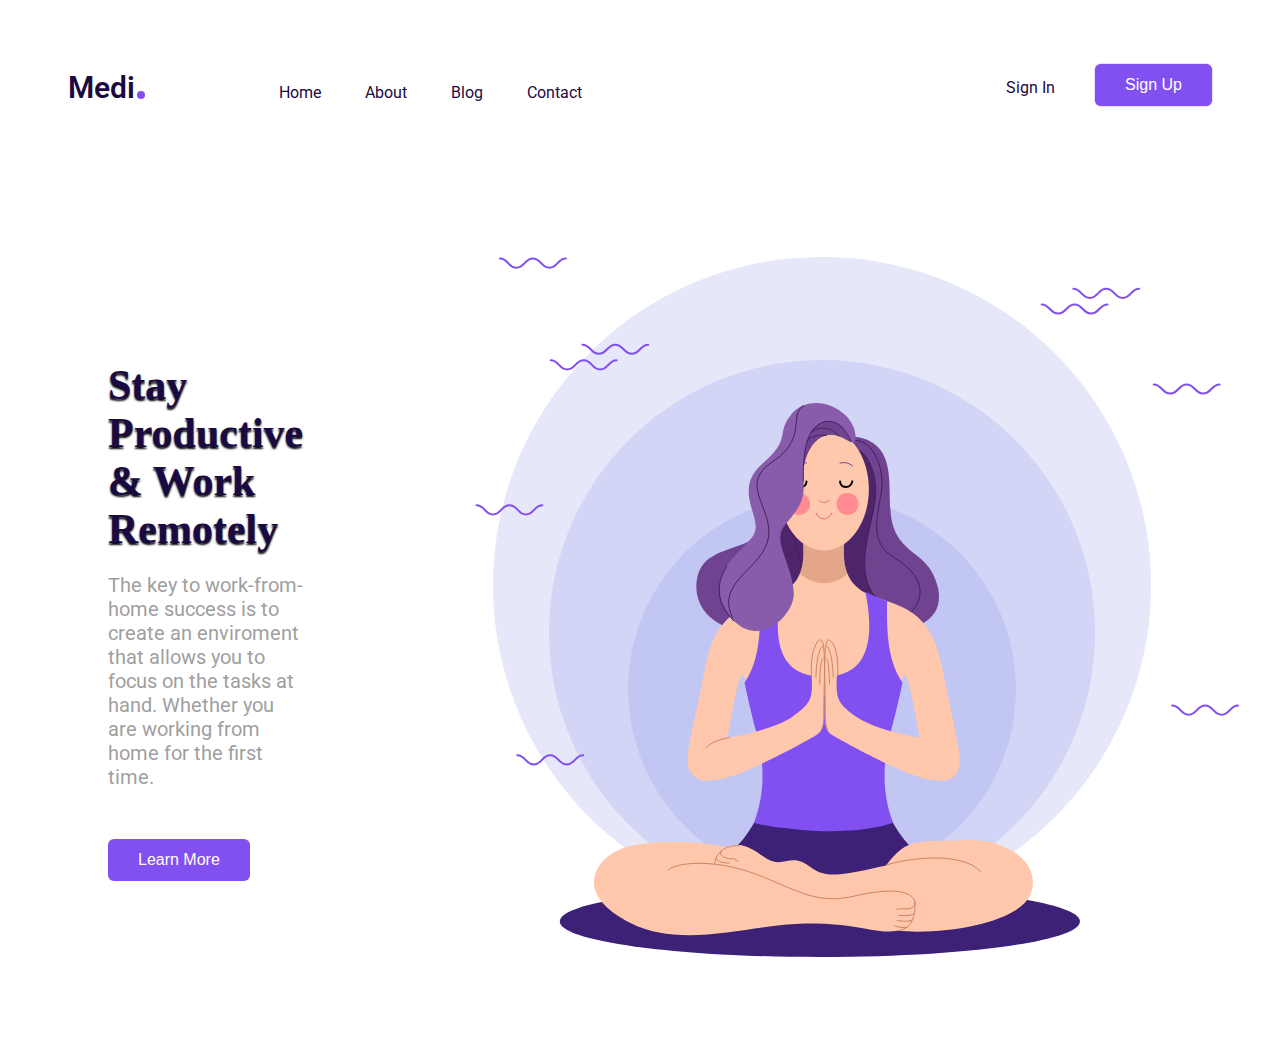
<file: week2/index.html>
<!DOCTYPE html>
<html lang="en">
<head>
    <meta charset="UTF-8">
    <meta name="viewport" content="width=device-width, initial-scale=1.0">
    <title>Meditation Home</title>
    <link rel="stylesheet" href="style/style.css">
    <link rel="preconnect" href="https://fonts.gstatic.com">
<link href="https://fonts.googleapis.com/css2?family=Ramaraja&family=Roboto&display=swap" rel="stylesheet">
</head>
<body>
    <nav class="nav">
        <ul class="nav__list">
            <li class="nav__list__item"><a class="link link--logo" href="#home">Medi</a></li>
            <li class="nav__list__item"><a class="link" href="#home">Home</a></li>
            <li class="nav__list__item"><a class="link" href="#about">About</a></li>
            <li class="nav__list__item"><a class="link" href="#blog">Blog</a></li>
            <li class="nav__list__item"><a class="link" href="#contact">Contact</a></li>
            <li class="nav__list__item nav__list__item--float"><button class="button button--shadow">Sign Up</button></li>
            <li class="nav__list__item nav__list__item--float"><a class="link" href="#sign-in">Sign In</a></li>
        </ul>
    </nav>
    <main>
        <section class="homesection">
            <div class="homesection__content">
            <h1 class="homesection__content__title">Stay Productive & Work Remotely</h1>
            <p class="homesection__content__text">The key to work-from-home success is to create an enviroment that allows you to focus on the tasks at hand. Whether you are working from home for the first time.</p>
            <button class="button">Learn More</button>
            </div>
            <div class="homesection__image">
                <img src="images/img1.svg" alt="meditation" class="homesection__image homesection__image--top">
                <img src="images/img2.svg" alt="effect" class="homesection__image homesection__image--below">
            </div>
        </section>
    </main>
</body>
</html>
</file>
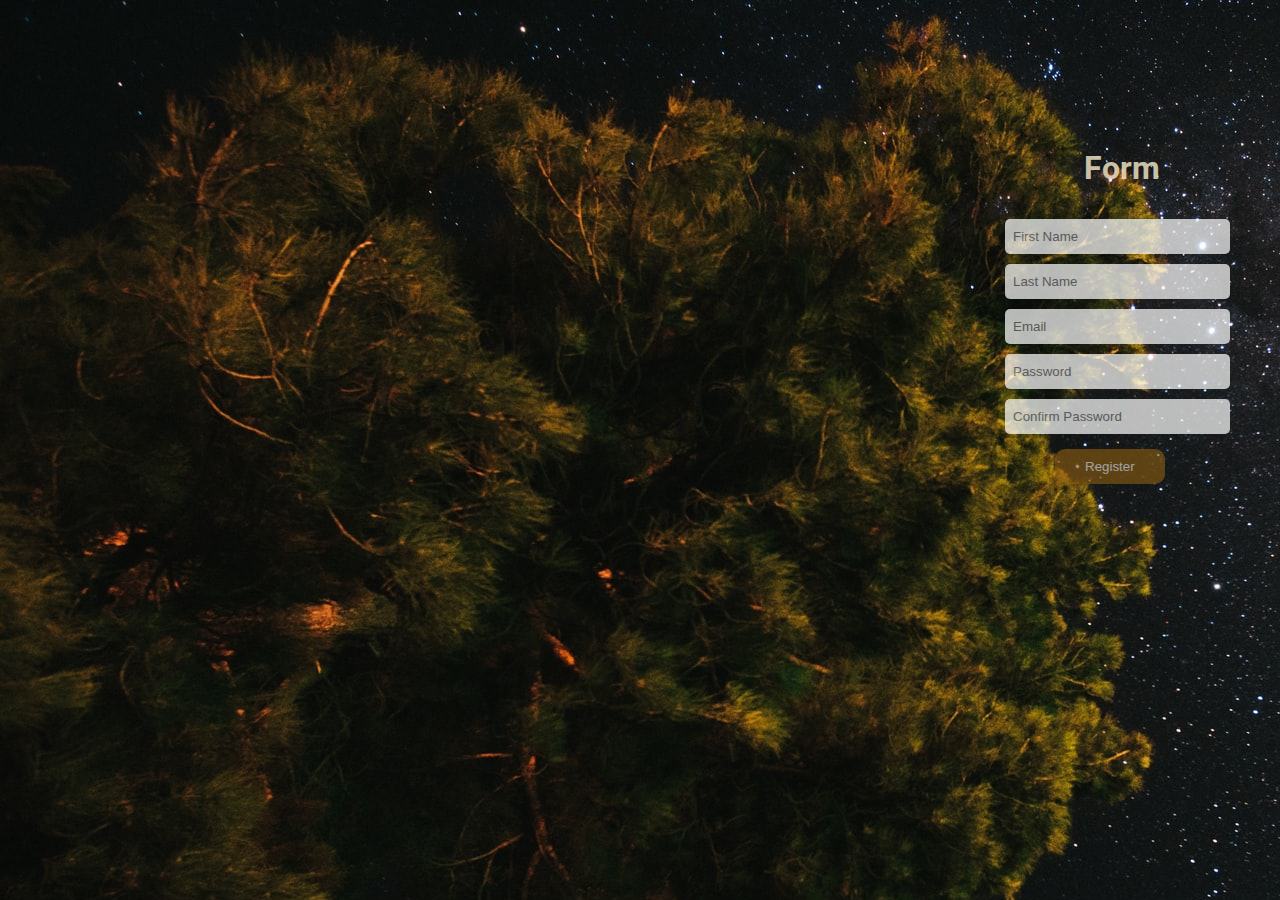
<file: week4/task3/index.html>
<!DOCTYPE html>
<html lang="en" class="html">
<head>
    <meta charset="UTF-8">
    <meta name="viewport" content="width=device-width, initial-scale=1.0">
    <link rel="preconnect" href="https://fonts.gstatic.com">
    <link rel="stylesheet" href="style.css">
    <link href="https://fonts.googleapis.com/css2?family=Roboto:wght@300;400;500;700&display=swap" rel="stylesheet">
    <title>Document</title>
</head>
<body class="body"> <!-- Backgraund Photo by David Billings on Unsplash -->
    <div class="formheader">
        <h1>Form</h1>
    </div>
    <div class="container">
        <div class="content row">
            <div class="col-sm-12">
                <input type="text" placeholder="First Name" name="firstname" id="firstname">
            </div>
            <div class="col-sm-12">
                <input type="text" placeholder="Last Name" name="lastname" id="lastname">
            </div>
            <div class="col-sm-12">
                <input type="email" placeholder="Email" name="lastname" id="lastname">
            </div>
            <div class="col-sm-12">
                <input type="password" placeholder="Password" name="password1" id="password1">
            </div>
            <div class="col-sm-12">
                <input type="password" placeholder="Confirm Password" name="password2" id="password2">
            </div>
            <div class="col-sm-12">
                <button class="button" id="register">Register</button>
            </div>
            <div class="col-sm-12">
                <a href="#" class="id" id="user"></a>
            </div>
        </div>
    </div>
    <script src="main.js"></script>
</body>
</html>
</file>
<file: week2/style/style.css>
:root {
  --button-color: #824FF1;
  --text-color: #1B0A42;
}

body {
  background-color: #ffffff;
}

.nav {
  padding: 20px 40px 30px 0;
  line-height: 1.6px;
  letter-spacing: 2%;
}

.nav__list__item {
  cursor: pointer;
  display: inline-block;
  margin: 20px;
  font-family: roboto, sans-serif;
  color: var(--text-color);
  font-size: 16px;
}

.nav__list__item--float {
  float: right;
}

.button {
  border-radius: 6px;
  padding: 12px 30px;
  cursor: pointer;
  background-color: var(--button-color);
  color: #ffffff;
  border-style: none;
  font-size: 16px;
}

.button--shadow {
  -webkit-box-shadow: 0 0 1.5px var(--button-color);
          box-shadow: 0 0 1.5px var(--button-color);
}

.button:hover {
  border-style: solid;
}

.link {
  font-style: normal;
  font-family: 'Roboto', sans-serif;
  text-decoration: none;
  line-height: 48px;
  color: var(--text-color);
}

.link--logo {
  padding-right: 100px;
  position: relative;
  font-size: 30px;
  font-weight: 600;
}

.link--logo::before {
  content: "";
  position: absolute;
  bottom: 6px;
  right: 90px;
  height: 8px;
  width: 8px;
  background-color: var(--button-color);
  border-radius: 100%;
}

.homesection {
  -webkit-box-align: center;
      -ms-flex-align: center;
          align-items: center;
  display: -webkit-box;
  display: -ms-flexbox;
  display: flex;
}

.homesection__content {
  padding-right: 130px;
  padding-left: 100px;
  margin: 150px 0px;
  width: 500px;
}

.homesection__content__title {
  font-size: 42px;
  font-family: 'Ramajara', serif;
  color: var(--text-color);
  text-shadow: 0px 2px 2px #000;
  margin-bottom: 0;
}

.homesection__content__text {
  font-size: 20px;
  font-family: 'Roboto', sans-serif;
  color: #9f9f9f;
  letter-spacing: 2%;
  margin-bottom: 50px;
}

.homesection__image {
  margin-right: 60px;
  float: right;
}

.homesection__image--below {
  position: absolute;
}

.homesection__image--top {
  position: relative;
  padding-left: 60px;
}
/*# sourceMappingURL=style.css.map */
</file>
<file: week4/task3/style.css>
.html {
  background-image: url(images/david-billings-medium.jpg);
  font-family: 'Roboto', sans-serif, 'Times New Roman', Times, serif;
}

h1 {
  color: #f5ebca;
  opacity: 80%;
  display: -webkit-box;
  display: -ms-flexbox;
  display: flex;
  -webkit-box-orient: horizontal;
  -webkit-box-direction: normal;
      -ms-flex-direction: row;
          flex-direction: row;
  margin-right: 70px;
  font-weight: bold;
}

.body {
  display: -webkit-box;
  display: -ms-flexbox;
  display: flex;
  -webkit-box-orient: vertical;
  -webkit-box-direction: normal;
      -ms-flex-direction: column;
          flex-direction: column;
  margin-top: 10%;
  margin-right: 50px;
  -webkit-box-align: end;
      -ms-flex-align: end;
          align-items: flex-end;
}

input {
  display: -webkit-box;
  display: -ms-flexbox;
  display: flex;
  -webkit-box-orient: vertical;
  -webkit-box-direction: normal;
      -ms-flex-direction: column;
          flex-direction: column;
  padding: 10px 40px 10px 8px;
  margin-top: 10px;
  border-radius: 5px;
  border: none;
  cursor: pointer;
  opacity: 71%;
}

.button {
  background-color: #8f5f11;
  opacity: 60%;
  border: none;
  border-radius: 10px;
  padding: 10px 30px;
  color: white;
  margin-top: 15px;
  margin-bottom: 10px;
  margin-left: 50px;
}

.id {
  text-decoration: none;
  color: #f5fce3;
  opacity: 40%;
  margin-top: 30px;
  margin-left: 25%;
}
/*# sourceMappingURL=style.css.map */
</file>
